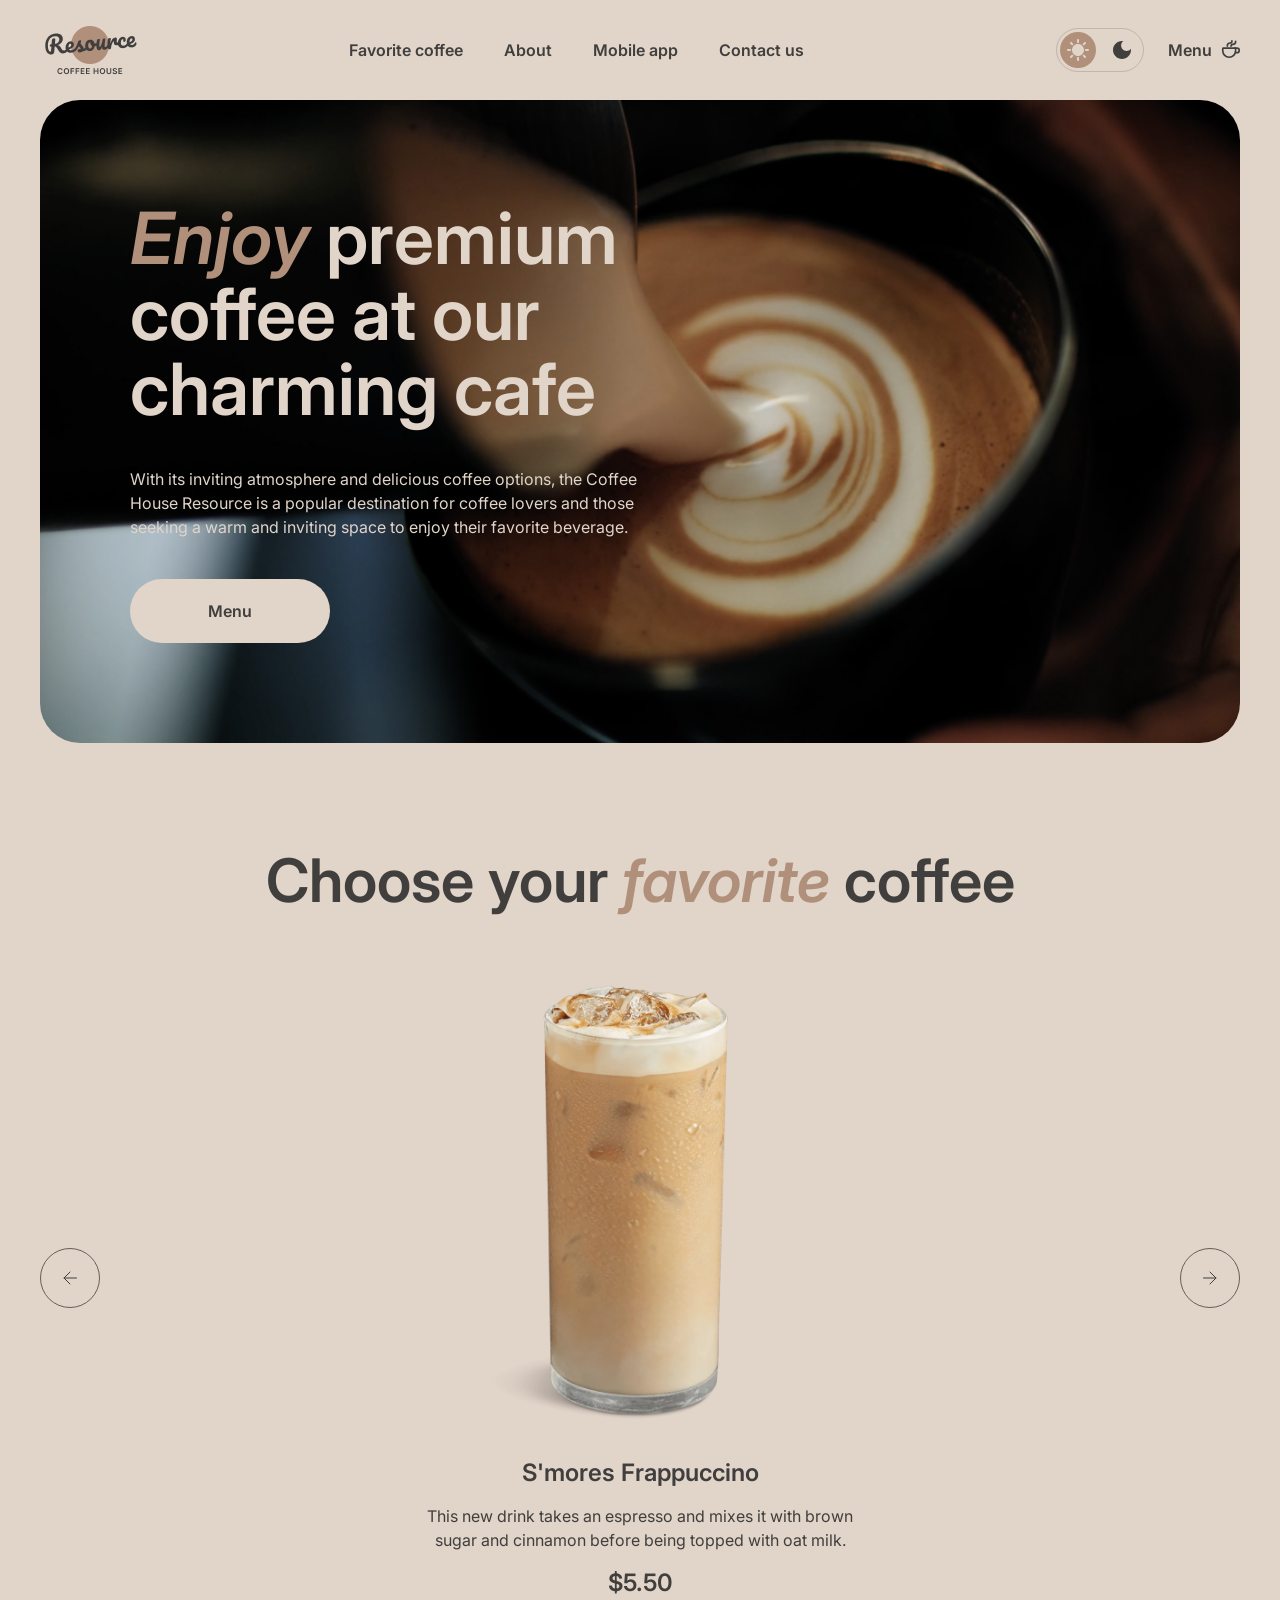
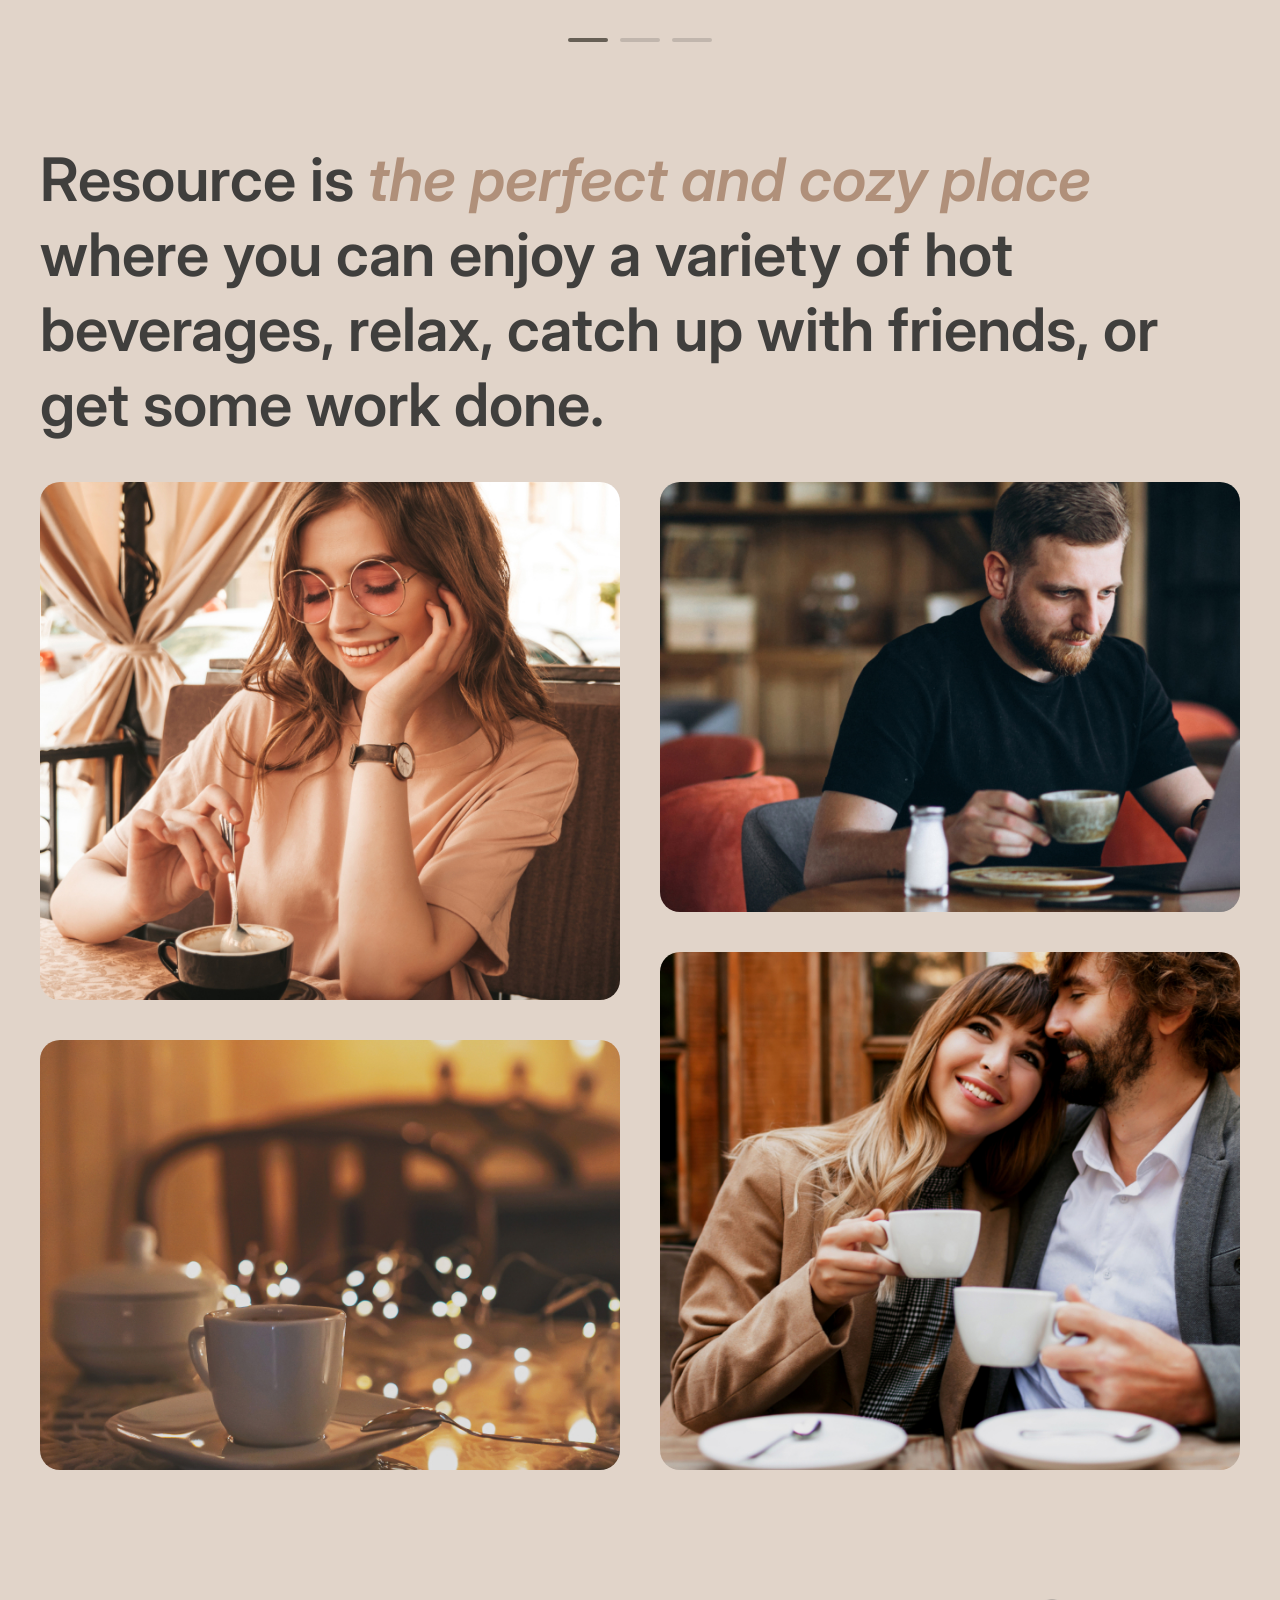
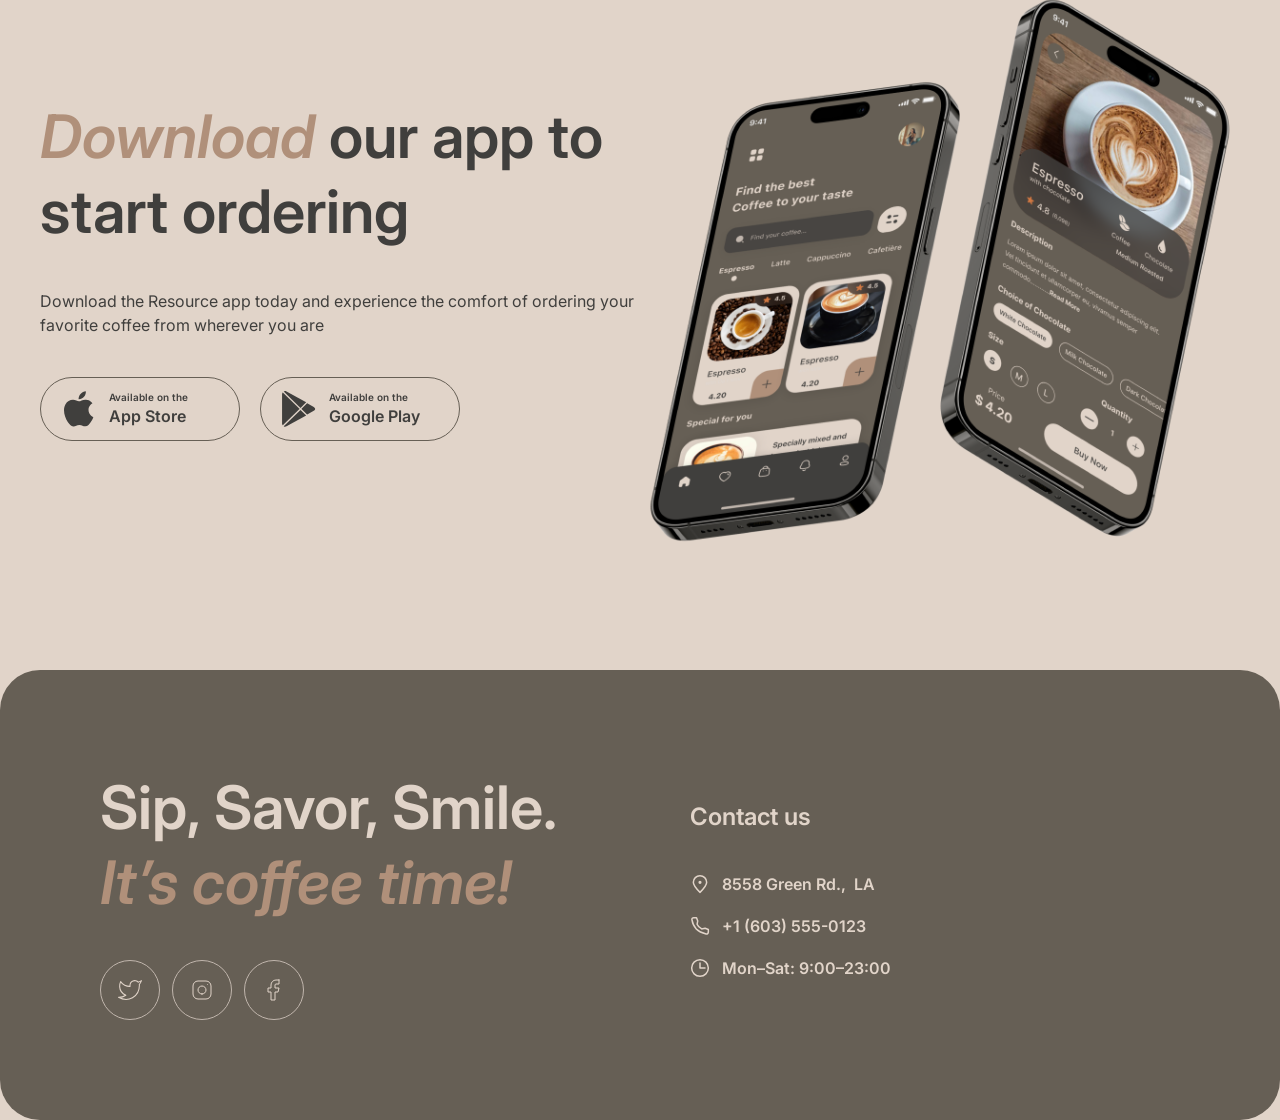
<file: index.html>
<!DOCTYPE html>
<html lang="en">

<head>
    <meta charset="UTF-8">
    <meta name="viewport" content="width=device-width, initial-scale=1.0">
    <link rel="stylesheet" href="./styles.css">
    <link rel="preconnect" href="https://fonts.googleapis.com">
    <link rel="preconnect" href="https://fonts.gstatic.com" crossorigin>
    <link
        href="https://fonts.googleapis.com/css2?family=Inter:ital,opsz,wght@0,14..32,100..900;1,14..32,100..900&display=swap"
        rel="stylesheet">
    <link rel="icon" type="image/x-icon" href="./assets/logo/logo.png">
    <title>Coffee House</title>
</head>

<body>
    <header>
        <a href="./index.html" class="logo-container"></a>
        <nav>
            <ul>
                <li><a href="#favorite">Favorite coffee</a></li>
                <li><a href="#about">About</a></li>
                <li><a href="#mobile_app">Mobile app</a></li>
                <li><a href="#contact">Contact us</a></li>
            </ul>
        </nav>
        <div class="control-container">
            <div class="theme-btn">
                <button class="light"></button>
                <button class="dark"></button>
            </div>
            <div class="menu"><a href="./menu.html">Menu</a></div>
            <div class="burger-btn">
                <span></span>
                <span></span>
            </div>
        </div>
    </header>
    <div id="burger-menu">
        <nav>
            <ul>
                <li><a href="#favorite">Favorite coffee</a></li>
                <li><a href="#about">About</a></li>
                <li><a href="#mobile_app">Mobile app</a></li>
                <li><a href="#contact">Contact us</a></li>
            </ul>
            <div class="menu"><a href="./menu.html">Menu</a></div>
        </nav>

    </div>
    <main>
        <section id="hero">
            <div class="info">
                <h1><span class="accent">Enjoy</span> premium coffee at our charming cafe</h1>
                <p>With its inviting atmosphere and delicious coffee options, the Coffee House Resource is a popular
                    destination for coffee lovers and those seeking a warm and inviting space to enjoy their favorite
                    beverage.</p>
                <a href="./menu.html" class=".btn-coffee"><span>Menu</span></a>
            </div>
        </section>
        <section id="favorite">
            <h2>Choose your <span>favorite</span> coffee</h2>
            <div class="carousel-section">
                <button class="left"></button>
                <div class="carousel-window">
                    <div class="carousel-track"></div>
                </div>
                <button class="right"></button>
            </div>
            <div class="pagination">
                <span class="dot"></span>
                <span class="dot"></span>
                <span class="dot"></span>
            </div>
        </section>
        <section id="about">
            <h2>Resource is <span>the perfect and cozy place</span> where you can enjoy a variety
                of hot
                beverages, relax, catch up with friends, or get some work done.</h2>
            <div class="photo-container">
                <div class="photo p1 t1"></div>
                <div class="photo p2 t2"></div>
                <div class="photo p3 t2"></div>
                <div class="photo p4 t1"></div>
            </div>
        </section>
        <section id="mobile_app">
            <div class="mobile-wrapper">
                <div class="download_info">
                    <h2><span>Download</span> our app to start ordering</h2>
                    <p class="medium">Download the Resource app today and experience the comfort of ordering
                        your favorite coffee
                        from wherever you are</p>
                    <div class="download_app">
                        <button class="button app-store"><span class="text"><span class="caption">Available on
                                    the</span> <span class="action">App Store</span></span></button>
                        <button class="button google-play"><span class="text"><span class="caption">Available on
                                    the</span> <span class="action">Google Play</span></span></button>
                    </div>
                </div>
            </div>
            <div class="phone_photo"><img src="./assets/img/mobile-screens.png" alt="phone"></div>
        </section>
    </main>
    <footer id="contact">
        <div class="social-info">
            <h2>Sip, Savor, Smile. <span class="accent">It’s coffee time!</span></h2>
            <div class="social-icons">
                <div class="social twitter"></div>
                <div class="social instagram"></div>
                <div class="social facebook"></div>
            </div>
        </div>
        <div class="contact">
            <h3>Contact us</h3>
            <div class="contact-info">
                <a href="https://www.google.com/maps/place/Park/@53.8864918,30.3527795,14.5z/data=!4m6!3m5!1s0x46d051f1eafa36c5:0x2353c662f886dcbc!8m2!3d53.8942931!4d30.339052!16s%2Fg%2F11f06lzqp8?entry=ttu"
                    target="_blank">
                    <div class="contact-item address">
                        <p class="link-button">8558 Green Rd., &nbsp;LA</p>
                    </div>
                </a>
                <a href="tel:16035550123">
                    <div class="contact-item phone">
                        <p class="link-button">+1 (603) 555-0123</p>
                    </div>
                </a>
                <div class="contact-item working-hours">
                    <p class="link-button">Mon–Sat: 9:00–23:00</p>
                </div>
            </div>
        </div>
    </footer>
    <script src="./main.js"></script>
    <script src="./carousel.js"></script>
</body>

</html>
</file>
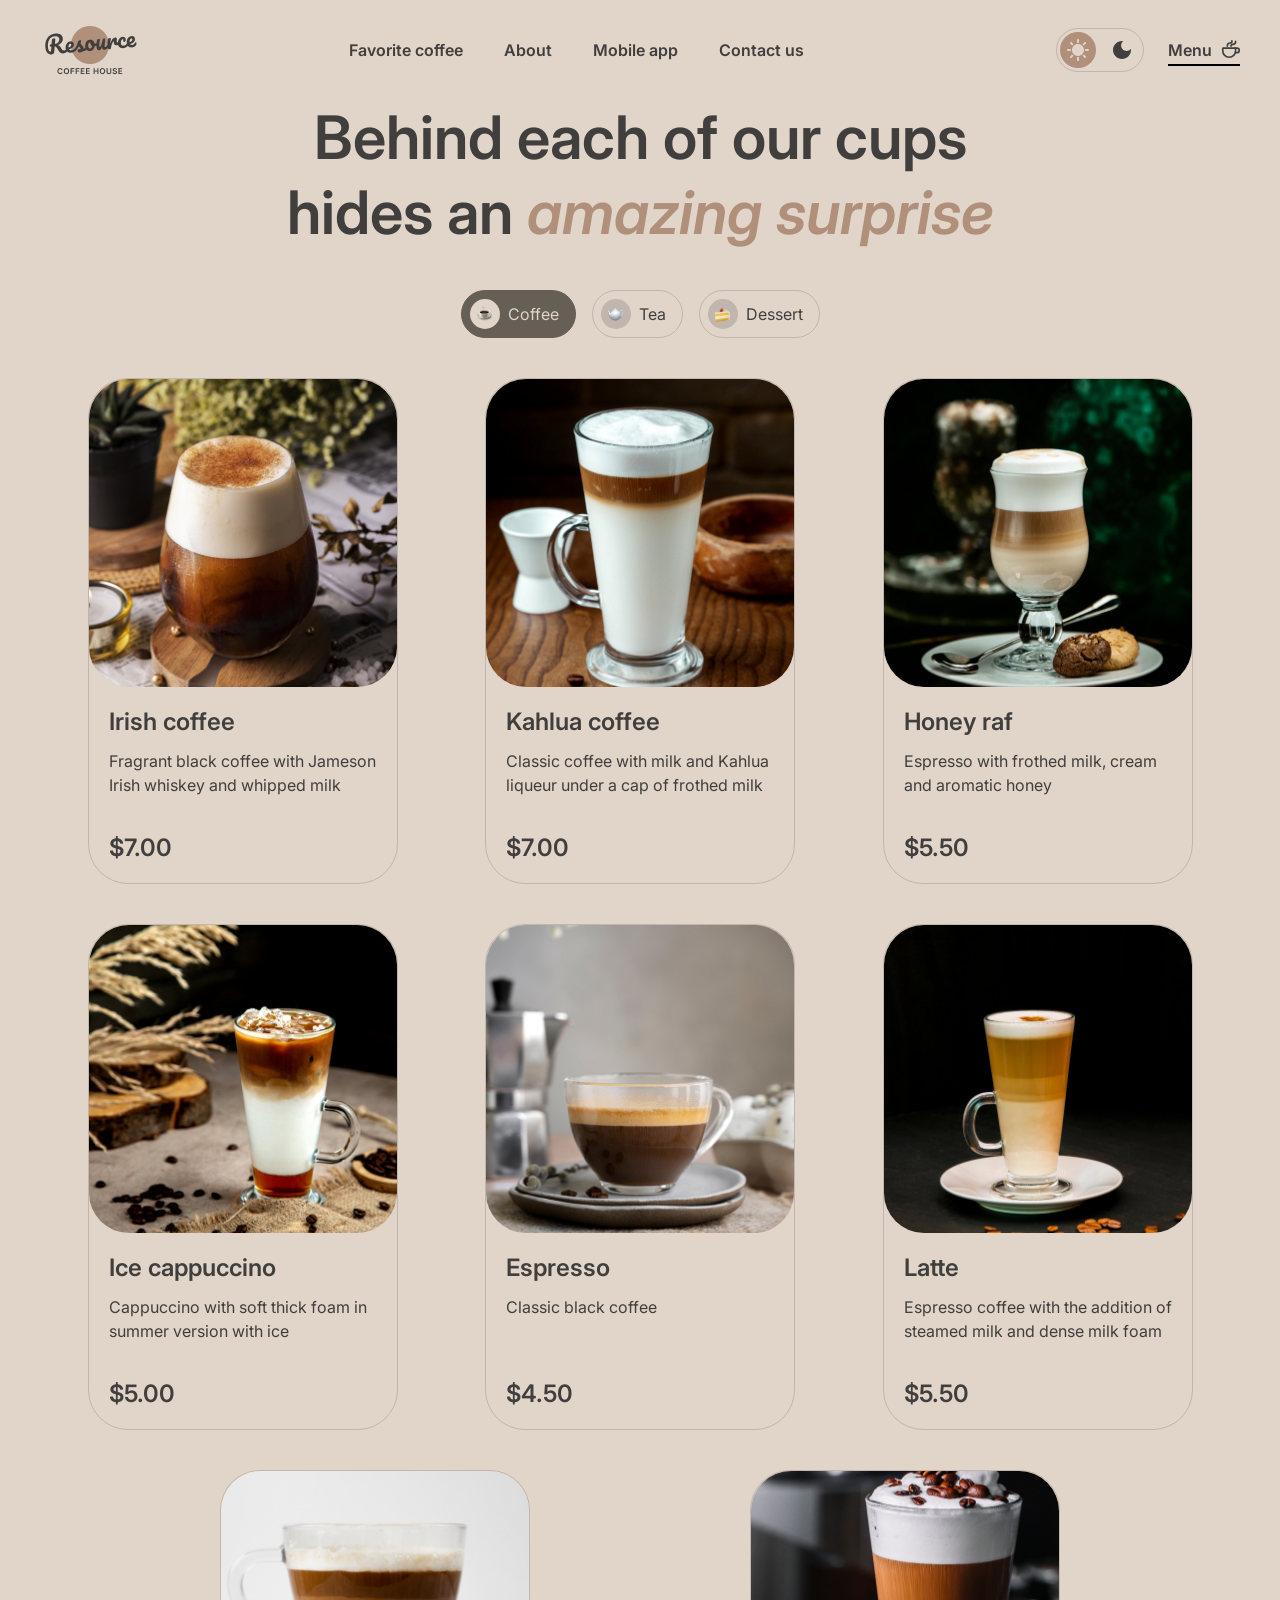
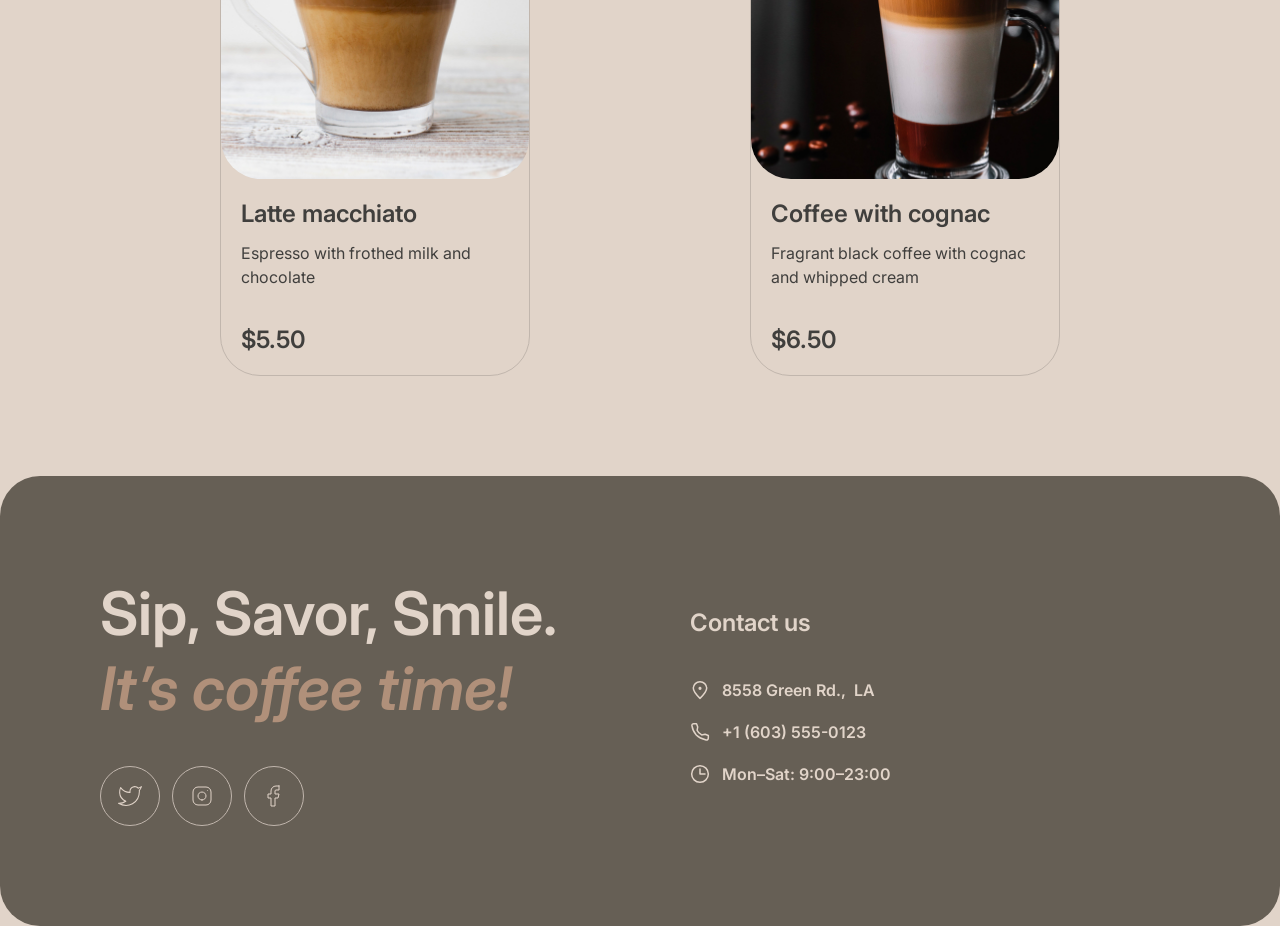
<file: menu.html>
<!DOCTYPE html>
<html lang="en">

<head>
    <meta charset="UTF-8">
    <meta name="viewport" content="width=device-width, initial-scale=1.0">
    <link rel="stylesheet" href="./styles.css">
    <link rel="preconnect" href="https://fonts.googleapis.com">
    <link rel="preconnect" href="https://fonts.gstatic.com" crossorigin>
    <link
        href="https://fonts.googleapis.com/css2?family=Inter:ital,opsz,wght@0,14..32,100..900;1,14..32,100..900&display=swap"
        rel="stylesheet">
    <link rel="icon" type="image/x-icon" href="./assets/logo/logo.png">
    <title>Menu</title>
</head>

<body>
    <header>
        <a href="./index.html" class="logo-container"></a>
        <nav>
            <ul>
                <li><a href="./index.html#favorite">Favorite coffee</a></li>
                <li><a href="./index.html#about">About</a></li>
                <li><a href="./index.html#mobile_app">Mobile app</a></li>
                <li><a href="./index.html#contact">Contact us</a></li>
            </ul>
        </nav>
        <div class="control-container">
            <div class="theme-btn">
                <button class="light"></button>
                <button class="dark"></button>
            </div>
            <div class="menu active"><a href="./menu.html">Menu</a></div>
            <div class="burger-btn">
                <span></span>
                <span></span>
            </div>
        </div>
    </header>
    <div id="burger-menu">
        <nav>
            <ul>
                <li><a href="#favorite">Favorite coffee</a></li>
                <li><a href="#about">About</a></li>
                <li><a href="#mobile_app">Mobile app</a></li>
                <li><a href="#contact">Contact us</a></li>
            </ul>
            <div class="menu"><a href="./menu.html">Menu</a></div>
        </nav>

    </div>
    <main>
        <div id="menu">
            <h1>Behind each of our cups hides an<span> amazing surprise</span></h1>
            <div class="menu-selection">
                <div class="option active" data-category="coffee">
                    <div class="icon icon-coffee active"></div>Coffee
                </div>
                <div class="option" data-category="tea">
                    <div class="icon icon-tea"></div>Tea
                </div>
                <div class="option" data-category="dessert">
                    <div class="icon icon-dessert"></div>Dessert
                </div>
            </div>
            <div class="items">
            </div>
            <div class="refresh-wrapper">
                <div class="refresh-btn"></div>
            </div>
        </div>
    </main>
    <footer id="contact">
        <div class="social-info">
            <h2>Sip, Savor, Smile. <span class="accent">It’s coffee time!</span></h2>
            <div class="social-icons">
                <div class="social twitter"></div>
                <div class="social instagram"></div>
                <div class="social facebook"></div>
            </div>
        </div>
        <div class="contact">
            <h3>Contact us</h3>
            <div class="contact-info">
                <a href="https://www.google.com/maps/place/Park/@53.8864918,30.3527795,14.5z/data=!4m6!3m5!1s0x46d051f1eafa36c5:0x2353c662f886dcbc!8m2!3d53.8942931!4d30.339052!16s%2Fg%2F11f06lzqp8?entry=ttu"
                    target="_blank">
                    <div class="contact-item address">
                        <p class="link-button">8558 Green Rd., &nbsp;LA</p>
                    </div>
                </a>
                <a href="tel:16035550123">
                    <div class="contact-item phone">
                        <p class="link-button">+1 (603) 555-0123</p>
                    </div>
                </a>
                <div class="contact-item working-hours">
                    <p class="link-button">Mon–Sat: 9:00–23:00</p>
                </div>
            </div>
        </div>
    </footer>
    <div class="modal-overlay" id="modal-overlay" hidden>
        <div class="modal" role="dialog" aria-modal="true" aria-labelledby="modal-title">
            <!-- содержимое создаётся JS -->
        </div>
    </div>
    <script src="./main.js"></script>
    <script src="./menu.js"></script>
</body>

</html>
</file>
<file: styles.css>
@charset "UTF-8";
:root {
  --text-primary: #403F3D;
  --text-inverse: #E1D4C9;
  --text-accent: #B0907A;
  --bg-page: #E1D4C9;
  --bg-container: #665F55;
  --bg-overlay: rgba(64, 63, 61, 0.8);
  --bg-modal: #E1D4C9;
  --bg-modal-menu:#403F3D;
  --border-primary: #C1B6AD;
  --border-inverse: #665F55;
  --logo: url('./assets/logo/light.png');
  --btn-light:#B0907A;
  --btn-menu:#E1D4C9;
  --btn-close:#665F55;
}

[data-theme=dark] {
  --text-primary: #E1D4C9;
  --text-inverse: #E1D4C9;
  --text-accent: #B0907A;
  --bg-page: #292826;
  --bg-container: #403F3D;
  --bg-overlay: rgba(41, 40, 38, 0.8);
  --bg-modal: #403F3D;
  --bg-modal-menu:#292826;
  --border-primary: #665F55;
  --border-inverse: #C1B6AD;
  --logo: url('./assets/logo/dark.png');
  --btn-light:#292826;
  --btn-dark:#B0907A;
  --btn-menu:#E1D4C9;
  --btn-close:#292826;
}

a {
  color: inherit;
  text-decoration: none;
  background-color: transparent;
  cursor: pointer;
}
a:visited, a:hover, a:active, a:focus {
  color: inherit;
  text-decoration: none;
}

button,
input[type=button],
input[type=submit],
input[type=reset] {
  background: none;
  border: none;
  padding: 0;
  margin: 0;
  font: inherit;
  color: inherit;
  cursor: pointer;
  text-align: inherit;
  -webkit-appearance: none;
  -moz-appearance: none;
  appearance: none;
}

* {
  box-sizing: border-box;
  margin: 0;
  padding: 0;
}

ul {
  list-style: none;
  margin: 0;
  padding: 0;
}

html {
  scroll-behavior: smooth;
}

body {
  font-family: "Inter", sans-serif;
  display: flex;
  flex-direction: column;
  justify-content: center;
  background-color: var(--bg-page);
  color: var(--text-primary);
}

#burger-menu {
  position: fixed;
  inset: 0;
  width: 100%;
  height: 100vh;
  display: flex;
  flex-direction: column;
  justify-content: center;
  align-items: center;
  background-color: var(--bg-page);
  z-index: 5;
  transform: translateX(100%);
  transition: transform 0.3s ease;
}
#burger-menu.is-open {
  transform: translateX(0);
}
#burger-menu nav {
  display: flex;
  flex-direction: column;
  align-items: center;
  justify-content: center;
  gap: 100px;
  width: 100%;
  max-width: 455px;
}
#burger-menu nav ul {
  display: flex;
  flex-direction: column;
  align-items: center;
  gap: 60px;
  width: 100%;
  margin: 0;
  padding: 0;
}
#burger-menu nav ul li a {
  font-size: 32px;
  font-weight: 600;
  line-height: 125%;
  position: relative;
  color: var(--text-primary);
}
#burger-menu nav ul li a::after {
  content: "";
  position: absolute;
  bottom: 0;
  left: 50%;
  transform: translateX(-50%) scaleX(0);
  width: 100%;
  height: 2px;
  background-color: var(--text-primary);
  transition: transform 0.3s ease;
}
#burger-menu nav ul li a:hover::after {
  transform: translateX(-50%) scaleX(1);
}
#burger-menu nav .menu {
  display: flex;
  align-items: center;
  position: relative;
  width: auto;
  height: auto;
}
#burger-menu nav .menu a {
  font-size: 32px;
  font-weight: 600;
  line-height: 125%;
  position: relative;
  color: var(--text-primary);
  padding-right: 56px;
}
#burger-menu nav .menu a::after {
  content: "";
  position: absolute;
  top: 50%;
  right: 0;
  transform: translateY(-50%);
  display: inline-block;
  width: 40px;
  height: 40px;
  background-color: var(--text-primary);
  -webkit-mask: url(./assets/icons/coffee-cup.svg) center/contain no-repeat;
  mask: url(./assets/icons/coffee-cup.svg) center/contain no-repeat;
}
#burger-menu nav .menu::after {
  content: "";
  position: absolute;
  bottom: -5px;
  left: 0;
  width: 100%;
  height: 2px;
  background-color: var(--text-primary);
  transform: scaleX(0);
  transform-origin: left;
  transition: transform 0.3s ease;
}
#burger-menu nav .menu:hover::after {
  transform: scaleX(1);
}
#burger-menu nav .menu.active::after {
  transform: scaleX(1);
}

header {
  z-index: 10;
  display: flex;
  width: 100%;
  max-width: 1440px;
  margin: 0 auto;
  padding: 20px 40px;
  justify-content: space-between;
}
header .logo-container {
  display: inline-block;
  background-image: var(--logo);
  height: 60px;
  min-width: 100px;
}
header nav {
  display: flex;
  align-items: center;
  max-width: 455px;
  width: 100%;
}
header nav ul {
  width: 100%;
  display: flex;
  justify-content: space-between;
}
header nav ul li a {
  font-size: 16px;
  font-weight: 600;
  line-height: 150%;
  position: relative;
}
header nav ul li a::after {
  content: "";
  position: absolute;
  bottom: 0;
  left: 50%;
  transform: translateX(-50%) scaleX(0);
  width: 100%;
  height: 2px;
  background-color: var(--text-primary);
  transition: transform 0.3s ease;
}
header nav ul li a:hover::after {
  transform: translateX(-50%) scaleX(1);
}
header nav .menu {
  display: flex;
  align-items: center;
  width: 72px;
  height: 22px;
  position: relative;
}
header nav .menu a {
  font-size: 16px;
  font-weight: 600;
  line-height: 150%;
  position: relative;
}
header nav .menu a::after {
  position: absolute;
  right: -30px;
  content: "";
  display: inline-block;
  width: 22px;
  height: 22px;
  background-color: var(--text-primary);
  -webkit-mask: url(./assets/icons/coffee-cup.svg) center/contain no-repeat;
  mask: url(./assets/icons/coffee-cup.svg) center/contain no-repeat;
}
header nav .menu::after {
  content: "";
  position: absolute;
  bottom: -5px;
  left: 50%;
  transform: translateX(-50%) scaleX(0);
  width: 100%;
  height: 2px;
  background-color: black;
  transition: transform 0.3s ease;
}
header nav .menu:hover::after {
  transform: translateX(-50%) scaleX(1);
}
header nav .menu.active::after {
  transform: translateX(-50%) scaleX(1);
}
header .control-container {
  display: flex;
  align-items: center;
  padding-left: 44px;
  gap: 24px;
}
header .control-container .theme-btn {
  border: 1px solid var(--border-primary);
  border-radius: 22px;
  width: 88px;
  height: 44px;
  display: flex;
  justify-content: center;
  align-items: center;
  gap: 8px;
}
header .control-container .theme-btn button {
  width: 36px;
  height: 36px;
  border-radius: 50%;
  display: flex;
  align-items: center;
  justify-content: center;
  padding: 0;
  transition: background-color 0.2s;
}
header .control-container .theme-btn button.light {
  background-color: var(--btn-light);
}
header .control-container .theme-btn button.light::before {
  content: "";
  display: inline-block;
  width: 22px;
  height: 22px;
  background-color: var(--text-inverse);
  -webkit-mask: url(./assets/icons/Sun.svg) center/contain no-repeat;
  mask: url(./assets/icons/Sun.svg) center/contain no-repeat;
}
header .control-container .theme-btn button.dark {
  background-color: var(--btn-dark);
}
header .control-container .theme-btn button.dark::before {
  content: "";
  display: inline-block;
  width: 18px;
  height: 18px;
  background-color: var(--text-primary);
  -webkit-mask: url(./assets/icons/Moon.svg) center/contain no-repeat;
  mask: url(./assets/icons/Moon.svg) center/contain no-repeat;
}
header .control-container .theme-btn button.dark:hover {
  background-color: var(--border-inverse);
}
header .control-container .theme-btn button.dark:hover::before {
  content: "";
  display: inline-block;
  width: 18px;
  height: 18px;
  background-color: var(--text-inverse);
  -webkit-mask: url(./assets/icons/Moon.svg) center/contain no-repeat;
  mask: url(./assets/icons/Moon.svg) center/contain no-repeat;
}
header .control-container .menu {
  display: flex;
  align-items: center;
  width: 72px;
  height: 22px;
  position: relative;
}
header .control-container .menu a {
  font-size: 16px;
  font-weight: 600;
  line-height: 150%;
  position: relative;
}
header .control-container .menu a::after {
  position: absolute;
  right: -30px;
  content: "";
  display: inline-block;
  width: 22px;
  height: 22px;
  background-color: var(--text-primary);
  -webkit-mask: url(./assets/icons/coffee-cup.svg) center/contain no-repeat;
  mask: url(./assets/icons/coffee-cup.svg) center/contain no-repeat;
}
header .control-container .menu::after {
  content: "";
  position: absolute;
  bottom: -5px;
  left: 50%;
  transform: translateX(-50%) scaleX(0);
  width: 100%;
  height: 2px;
  background-color: black;
  transition: transform 0.3s ease;
}
header .control-container .menu:hover::after {
  transform: translateX(-50%) scaleX(1);
}
header .control-container .menu.active::after {
  transform: translateX(-50%) scaleX(1);
}
header .control-container .burger-btn {
  display: none;
  height: 44px;
  width: 44px;
  border-radius: 50%;
  flex-direction: column;
  align-items: center;
  justify-content: center;
  gap: 6px;
  padding: 0;
  border: 1px solid var(--border-inverse);
  background: transparent;
  cursor: pointer;
  width: 44px;
  height: 44px;
  border-radius: 50%;
  transition: border-color 0.2s, background-color 0.2s;
}
header .control-container .burger-btn span {
  display: block;
  width: 20px;
  height: 2px;
  background-color: var(--text-primary);
  border-radius: 1px;
  transition: transform 0.3s ease, opacity 0.3s ease;
}
header .control-container .burger-btn:hover {
  border-color: var(--text-accent);
}
header .control-container .burger-btn:hover span {
  background-color: var(--text-accent);
}
header .control-container .burger-btn.is-open span:nth-child(1) {
  transform: translateY(4px) rotate(45deg);
}
header .control-container .burger-btn.is-open span:nth-child(2) {
  transform: translateY(-4px) rotate(-45deg);
}
@media (max-width: 768px) {
  header nav {
    display: none;
  }
  header .control-container .menu {
    display: none;
  }
  header .control-container .burger-btn {
    display: flex;
  }
}
@media (max-width: 600px) {
  header {
    padding: 20px 16px;
  }
  header .control-container {
    gap: 12px;
  }
}

main {
  max-width: 1440px;
  padding: 0 40px;
  margin: auto;
  width: 100%;
}
@media (max-width: 600px) {
  main {
    padding: 0 16px;
  }
}

#hero {
  max-width: 1440px;
  max-height: 644px;
  width: 100%;
  border-radius: 40px;
  background-image: url(./assets/img/img-hero.jpg);
  background-position: center;
  background-size: cover;
  display: flex;
  align-items: center;
  padding: 100px clamp(60px, 5.95vw + 14.3px, 100px);
}
#hero .info {
  max-width: 530px;
  display: flex;
  flex-direction: column;
  gap: 40px;
}
#hero .info h1 {
  font-size: 72px;
  font-weight: 600;
  line-height: 105%;
  color: var(--text-inverse);
}
#hero .info h1 span {
  font-size: 72px;
  font-weight: 600;
  line-height: 105%;
  font-style: italic;
  color: var(--text-accent);
}
#hero .info p {
  font-size: 16px;
  font-weight: 400;
  line-height: 150%;
  color: var(--text-inverse);
}
#hero .info a {
  font-size: 16px;
  font-weight: 600;
  line-height: 150%;
  width: 200px;
  height: 64px;
  display: inline-flex;
  align-items: center;
  justify-content: center;
  padding: 20px 78px;
  border-radius: 100px;
  background-color: var(--bg-page);
  color: var(--text-primary);
  position: relative;
  overflow: hidden;
}
#hero .info a span {
  display: inline-block;
  transition: transform 0.3s ease;
}
#hero .info a::after {
  content: "";
  display: inline-block;
  width: 22px;
  height: 22px;
  background-color: var(--text-primary);
  -webkit-mask: url(./assets/icons/coffee-cup.svg) center/contain no-repeat;
  mask: url(./assets/icons/coffee-cup.svg) center/contain no-repeat;
  position: absolute;
  top: 50%;
  right: 60px;
  transform: translateY(-50%) translateX(-10px);
  opacity: 0;
  transition: opacity 0.3s ease, transform 0.3s ease;
  pointer-events: none;
}
#hero .info a:hover span {
  transform: translateX(-14px);
}
#hero .info a:hover::after {
  opacity: 1;
  transform: translateY(-50%) translateX(0);
}
#hero .info .control-container {
  gap: 12px;
}
@media (max-width: 767.98px) {
  #hero .info {
    margin: 0;
    padding: 0 16px;
  }
  #hero .info h1 {
    font-size: 42px;
    font-weight: 600;
    line-height: 115%;
  }
  #hero .info h1 span {
    font-size: 42px;
    font-weight: 600;
    line-height: 115%;
    font-style: italic;
  }
  #hero .info a span {
    transform: translateX(-14px);
  }
  #hero .info a::after {
    opacity: 1;
    transform: translateY(-50%) translateX(0);
  }
}
@media (max-width: 600px) {
  #hero {
    padding: 60px 16px;
  }
  #hero .info h1 {
    font-size: 42px;
    font-weight: 600;
    line-height: 115%;
  }
  #hero .info h1 span {
    font-size: 42px;
    font-weight: 600;
    line-height: 115%;
    font-style: italic;
  }
}

#favorite {
  padding: 100px 0;
  display: flex;
  flex-direction: column;
  align-items: center;
}
#favorite h2 {
  text-align: center;
  font-size: 60px;
  font-weight: 600;
  line-height: 125%;
  color: var(--text-primary);
  padding-bottom: 40px;
}
#favorite h2 span {
  font-size: 60px;
  font-weight: 600;
  line-height: 125%;
  font-style: italic;
  color: var(--text-accent);
}
#favorite .carousel-section {
  display: flex;
  align-items: center;
  justify-content: space-between;
  width: 100%;
}
#favorite .carousel-section button {
  border-radius: 50%;
  height: 60px;
  min-width: 60px;
  border: 1px solid var(--border-inverse);
  background: transparent;
  display: flex;
  align-items: center;
  justify-content: center;
  cursor: pointer;
  transition: border-color 0.2s, background-color 0.2s;
}
#favorite .carousel-section button.left::before {
  content: "";
  display: inline-block;
  width: 24px;
  height: 24px;
  background-color: var(--text-primary);
  -webkit-mask: url(./assets/icons/arrow-left.svg) center/contain no-repeat;
  mask: url(./assets/icons/arrow-left.svg) center/contain no-repeat;
}
#favorite .carousel-section button.right::before {
  content: "";
  display: inline-block;
  width: 24px;
  height: 24px;
  background-color: var(--text-primary);
  -webkit-mask: url(./assets/icons/arrow-left.svg) center/contain no-repeat;
  mask: url(./assets/icons/arrow-left.svg) center/contain no-repeat;
  transform: rotate(180deg);
}
#favorite .carousel-section button:hover {
  background-color: var(--bg-container);
  border-color: var(--bg-container);
}
#favorite .carousel-section button:hover::before {
  background-color: var(--text-inverse);
}
@media (max-width: 600px) {
  #favorite .carousel-section button {
    display: none;
  }
}
#favorite .carousel-section .carousel-window {
  display: flex;
  width: 100%;
  max-width: 480px;
  overflow: hidden;
  transition: transform 0.4s ease;
}
@media (max-width: 600px) {
  #favorite .carousel-section .carousel-window {
    max-width: initial;
    touch-action: pan-y;
    -webkit-user-select: none;
       -moz-user-select: none;
            user-select: none;
    overscroll-behavior-x: none;
  }
}
#favorite .carousel-section .carousel-track {
  display: flex;
  width: 100%;
  transition: transform 0.4s ease;
}
#favorite .carousel-section .carousel {
  flex: 0 0 100%;
  text-align: center;
  max-width: 480px;
  display: flex;
  flex-direction: column;
  align-items: center;
}
#favorite .carousel-section .carousel img {
  display: block;
  width: 100%;
  max-width: 480px;
  height: auto;
  flex: 1 1 auto;
  min-width: 0;
}
#favorite .carousel-section .carousel h3 {
  font-size: 24px;
  font-weight: 600;
  line-height: 125%;
  color: var(--text-primary);
  padding-top: 20px;
}
#favorite .carousel-section .carousel h3.price {
  padding-top: 0px;
}
#favorite .carousel-section .carousel p {
  font-size: 16px;
  font-weight: 400;
  line-height: 150%;
  color: var(--text-primary);
  padding: 16px 0;
  max-width: 470px;
}
#favorite .pagination {
  display: flex;
  justify-content: center;
  align-items: center;
  gap: 12px;
  margin-top: 40px;
}
#favorite .pagination .dot {
  display: block;
  min-width: 40px;
  height: 4px;
  border-radius: 100px;
  background-color: var(--border-primary);
  transition: background-color 0.3s ease, width 0.3s ease;
}
#favorite .pagination .dot.is-active {
  background-color: var(--border-inverse);
}
@media (max-width: 767.98px) {
  #favorite h2 {
    font-size: 32px;
    font-weight: 600;
    line-height: 125%;
  }
  #favorite h2 span {
    font-size: 32px;
    font-weight: 600;
    line-height: 125%;
    font-style: italic;
  }
}
@media (max-width: 600px) {
  #favorite h1 {
    font-size: 32px;
    font-weight: 600;
    line-height: 125%;
  }
  #favorite h1 span {
    font-size: 32px;
    font-weight: 600;
    line-height: 125%;
    font-style: italic;
  }
}

#about h2 {
  font-size: 60px;
  font-weight: 600;
  line-height: 125%;
  color: var(--text-primary);
}
#about h2 span {
  font-size: 60px;
  font-weight: 600;
  line-height: 125%;
  font-style: italic;
  color: var(--text-accent);
}
#about h2 {
  padding-bottom: 40px;
}
#about .photo-container {
  display: flex;
  flex-direction: column;
  flex-wrap: wrap;
  max-height: 1060px;
  -moz-column-gap: 40px;
       column-gap: 40px;
  row-gap: 40px;
}
#about .photo-container .photo {
  width: calc((100% - 40px) / 2);
  border-radius: 20px;
  background-position: center;
  background-size: 110%;
  transition: background-size 0.5s linear;
}
#about .photo-container .photo:hover {
  background-size: 100%;
}
#about .photo-container .t1 {
  aspect-ratio: 660/590;
}
#about .photo-container .t2 {
  height: 430px;
}
#about .photo-container .p1 {
  background-image: url(./assets/img/about-1.jpg);
}
#about .photo-container .p2 {
  background-image: url(./assets/img/about-2.jpg);
}
#about .photo-container .p3 {
  background-image: url(./assets/img/about-3.jpg);
}
#about .photo-container .p4 {
  background-image: url(./assets/img/about-4.jpg);
}
@media (max-width: 1000px) {
  #about .photo-container {
    flex-wrap: nowrap;
  }
  #about .photo-container .photo {
    background-size: 105%;
    width: 100%;
  }
  #about .photo-container {
    height: 100%;
    max-height: none;
    align-items: center;
  }
  #about .photo-container .p2,
  #about .photo-container .p3 {
    display: none;
  }
  #about .photo-container .t1 {
    aspect-ratio: 688/590;
  }
}
@media (max-width: 600px) {
  #about h2 {
    font-size: 32px;
    font-weight: 600;
    line-height: 125%;
  }
  #about h2 span {
    font-size: 32px;
    font-weight: 600;
    line-height: 125%;
    font-style: italic;
  }
}

#mobile_app {
  padding: 100px 0;
  display: flex;
  justify-content: space-between;
}
#mobile_app .mobile-wrapper {
  display: flex;
  align-items: center;
}
#mobile_app .mobile-wrapper .download_info {
  max-width: 630px;
  display: flex;
  flex-direction: column;
  gap: 40px;
}
#mobile_app .mobile-wrapper .download_info h2 {
  max-width: 600px;
  font-size: 60px;
  font-weight: 600;
  line-height: 125%;
  color: var(--text-primary);
}
#mobile_app .mobile-wrapper .download_info h2 span {
  font-size: 60px;
  font-weight: 600;
  line-height: 125%;
  font-style: italic;
  color: var(--text-accent);
}
#mobile_app .mobile-wrapper .download_info p {
  font-size: 16px;
  font-weight: 400;
  line-height: 150%;
  color: var(--text-primary);
}
#mobile_app .mobile-wrapper .download_info .download_app {
  display: flex;
  gap: 20px;
}
#mobile_app .mobile-wrapper .download_info .download_app .button {
  display: flex;
  align-items: center;
  justify-content: left;
  gap: 12px;
  width: 200px;
  height: 64px;
  padding: 12px 20px;
  border: 1px solid var(--border-inverse);
  border-radius: 100px;
  background-color: transparent;
  color: var(--text-primary);
  cursor: pointer;
  transition: border-color 0.3s ease, background-color 0.3s ease, color 0.3s ease;
}
#mobile_app .mobile-wrapper .download_info .download_app .button:hover {
  background-color: var(--bg-container);
  color: var(--text-inverse);
  border-color: transparent;
}
#mobile_app .mobile-wrapper .download_info .download_app .button:hover::before {
  background-color: var(--text-inverse);
}
#mobile_app .mobile-wrapper .download_info .download_app .button.app-store::before {
  content: "";
  display: inline-block;
  width: 36px;
  height: 36px;
  background-color: var(--text-primary);
  -webkit-mask: url(./assets/icons/apple.svg) center/contain no-repeat;
  mask: url(./assets/icons/apple.svg) center/contain no-repeat;
  flex-shrink: 0;
  transition: background-color 0.3s ease;
}
#mobile_app .mobile-wrapper .download_info .download_app .button.app-store:hover::before {
  content: "";
  display: inline-block;
  width: 36px;
  height: 36px;
  background-color: var(--text-inverse);
  -webkit-mask: url(./assets/icons/apple.svg) center/contain no-repeat;
  mask: url(./assets/icons/apple.svg) center/contain no-repeat;
  flex-shrink: 0;
  transition: background-color 0.3s ease;
}
#mobile_app .mobile-wrapper .download_info .download_app .button.google-play::before {
  content: "";
  display: inline-block;
  width: 36px;
  height: 36px;
  background-color: var(--text-primary);
  -webkit-mask: url(./assets/icons/android.svg) center/contain no-repeat;
  mask: url(./assets/icons/android.svg) center/contain no-repeat;
  flex-shrink: 0;
  transition: background-color 0.3s ease;
}
#mobile_app .mobile-wrapper .download_info .download_app .button.google-play:hover::before {
  content: "";
  display: inline-block;
  width: 36px;
  height: 36px;
  background-color: var(--text-inverse);
  -webkit-mask: url(./assets/icons/android.svg) center/contain no-repeat;
  mask: url(./assets/icons/android.svg) center/contain no-repeat;
  flex-shrink: 0;
  transition: background-color 0.3s ease;
}
#mobile_app .mobile-wrapper .download_info .download_app .button .text {
  display: flex;
  flex-direction: column;
}
#mobile_app .mobile-wrapper .download_info .download_app .button .text .caption {
  font-size: 10px;
  font-weight: 600;
  line-height: 140%;
}
#mobile_app .mobile-wrapper .download_info .download_app .button .text .action {
  font-size: 16px;
  font-weight: 600;
  line-height: 150%;
}
#mobile_app .phone_photo {
  display: flex;
  align-items: center;
}
#mobile_app .phone_photo img {
  max-width: 100%;
}
@media (max-width: 1000px) {
  #mobile_app {
    flex-direction: column;
  }
  #mobile_app .phone_photo {
    padding-top: 100px;
    align-self: center;
  }
}
@media (max-width: 600px) {
  #mobile_app .mobile-wrapper .download_info h2 {
    font-size: 32px;
    font-weight: 600;
    line-height: 125%;
  }
  #mobile_app .mobile-wrapper .download_info h2 span {
    font-size: 32px;
    font-weight: 600;
    line-height: 125%;
    font-style: italic;
  }
  #mobile_app .mobile-wrapper .download_info .download_app {
    flex-direction: column;
  }
}

footer {
  max-width: 1360px;
  margin: auto;
  display: flex;
  border-radius: 40px;
  padding: 100px;
  gap: 100px;
  background-color: var(--bg-container);
  color: var(--text-inverse);
}
footer .social-info {
  flex: 1;
}
footer .social-info h2 {
  font-size: 60px;
  font-weight: 600;
  line-height: 125%;
  color: var(--text-inverse);
}
footer .social-info h2 span {
  font-size: 60px;
  font-weight: 600;
  line-height: 125%;
  font-style: italic;
  color: var(--text-accent);
}
footer .social-info .social-icons {
  margin-top: 40px;
  display: flex;
  gap: 12px;
}
footer .social-info .social-icons .social {
  display: flex;
  align-items: center;
  justify-content: center;
  width: 60px;
  height: 60px;
  border: 1px solid var(--border-primary);
  border-radius: 50%;
  cursor: pointer;
  background-color: transparent;
  transition: border-color 0.3s ease, background-color 0.3s ease;
}
footer .social-info .social-icons .social::before {
  content: "";
  flex-shrink: 0;
}
footer .social-info .social-icons .social.twitter::before {
  display: inline-block;
  width: 24px;
  height: 24px;
  background-color: var(--text-inverse);
  -webkit-mask: url(./assets/icons/twitter.svg) center/contain no-repeat;
  mask: url(./assets/icons/twitter.svg) center/contain no-repeat;
}
footer .social-info .social-icons .social.instagram::before {
  display: inline-block;
  width: 24px;
  height: 24px;
  background-color: var(--text-inverse);
  -webkit-mask: url(./assets/icons/instagram.svg) center/contain no-repeat;
  mask: url(./assets/icons/instagram.svg) center/contain no-repeat;
}
footer .social-info .social-icons .social.facebook::before {
  display: inline-block;
  width: 24px;
  height: 24px;
  background-color: var(--text-inverse);
  -webkit-mask: url(./assets/icons/facebook.svg) center/contain no-repeat;
  mask: url(./assets/icons/facebook.svg) center/contain no-repeat;
}
footer .social-info .social-icons .social:hover {
  background-color: var(--bg-page);
  border-color: transparent;
}
footer .social-info .social-icons .social:hover.twitter::before, footer .social-info .social-icons .social:hover.instagram::before, footer .social-info .social-icons .social:hover.facebook::before {
  background-color: var(--text-primary);
}
footer .contact {
  flex: 1;
  margin-top: 32px;
}
footer .contact h3 {
  font-size: 24px;
  font-weight: 600;
  line-height: 125%;
  color: var(--text-inverse);
}
footer .contact .contact-info {
  margin-top: 40px;
  display: inline-flex;
  flex-direction: column;
  gap: 14px;
  font-size: 16px;
  font-weight: 600;
  line-height: 150%;
  color: var(--text-inverse);
}
footer .contact .contact-info a {
  background: inherit;
  color: inherit;
  cursor: default;
}
footer .contact .contact-info .contact-item {
  display: inline-flex;
  align-items: center;
  gap: 12px;
  padding-left: 0;
  cursor: pointer;
  position: relative;
}
footer .contact .contact-info .contact-item::before {
  content: "";
  flex-shrink: 0;
  background-color: var(--text-primary);
  transition: background-color 0.3s ease;
}
footer .contact .contact-info .contact-item::after {
  content: "";
  position: absolute;
  bottom: -5px;
  left: 50%;
  transform: translateX(-50%) scaleX(0);
  width: 100%;
  height: 2px;
  background-color: var(--text-inverse);
  transition: transform 0.3s ease;
}
footer .contact .contact-info .contact-item:hover::after {
  transform: translateX(-50%) scaleX(1);
}
footer .contact .contact-info .address::before {
  display: inline-block;
  width: 20px;
  height: 20px;
  background-color: var(--text-inverse);
  -webkit-mask: url(./assets/icons/address.svg) center/contain no-repeat;
  mask: url(./assets/icons/address.svg) center/contain no-repeat;
}
footer .contact .contact-info .phone::before {
  display: inline-block;
  width: 20px;
  height: 20px;
  background-color: var(--text-inverse);
  -webkit-mask: url(./assets/icons/phone.svg) center/contain no-repeat;
  mask: url(./assets/icons/phone.svg) center/contain no-repeat;
}
footer .contact .contact-info .working-hours::before {
  display: inline-block;
  width: 20px;
  height: 20px;
  background-color: var(--text-inverse);
  -webkit-mask: url(./assets/icons/clock.svg) center/contain no-repeat;
  mask: url(./assets/icons/clock.svg) center/contain no-repeat;
}
@media (max-width: 1000px) {
  footer {
    flex-direction: column;
  }
  footer .contact {
    margin-top: 0px;
  }
}
@media (max-width: 600px) {
  footer {
    padding: 60px 16px;
  }
  footer .social-info h2 {
    font-size: 32px;
    font-weight: 600;
    line-height: 125%;
  }
  footer .social-info h2 span {
    font-size: 32px;
    font-weight: 600;
    line-height: 125%;
    font-style: italic;
  }
}

#menu {
  display: flex;
  flex-direction: column;
  align-items: center;
}
#menu h1 {
  font-size: 60px;
  font-weight: 600;
  line-height: 125%;
  color: var(--text-primary);
}
#menu h1 span {
  font-size: 60px;
  font-weight: 600;
  line-height: 125%;
  font-style: italic;
  color: var(--text-accent);
}
#menu h1 {
  text-align: center;
  max-width: 800px;
}
#menu .menu-selection {
  margin: 40px 0;
  display: flex;
  gap: 16px;
  justify-content: center;
  color: var(--text-primary);
}
#menu .menu-selection .option {
  text-align: right;
  padding: 8px 16px 8px 8px;
  border: 1px solid var(--border-primary);
  border-radius: 100px;
  display: flex;
  align-items: center;
  gap: 8px;
  cursor: pointer;
  transition: background-color 0.3s ease, color 0.3s ease, border-color 0.3s ease;
}
#menu .menu-selection .option.active {
  background-color: var(--bg-container);
  border: 1px solid var(--bg-container);
  color: var(--btn-menu);
}
#menu .menu-selection .option:hover {
  background-color: var(--bg-container);
  color: var(--btn-menu);
}
#menu .menu-selection .option:hover .icon {
  background-color: var(--bg-page);
}
#menu .menu-selection .option .icon {
  width: 30px;
  height: 30px;
  border-radius: 50%;
  background-position: center;
  background-repeat: no-repeat;
  background-color: var(--border-primary);
}
#menu .menu-selection .option .icon.active {
  background-color: var(--bg-page);
}
#menu .menu-selection .option .icon-coffee {
  background-image: url(./assets/icons/coffee.png);
}
#menu .menu-selection .option .icon-tea {
  background-image: url(./assets/icons/tea.png);
}
#menu .menu-selection .option .icon-dessert {
  background-image: url(./assets/icons/dessert.png);
}
#menu .items {
  max-width: 1360px;
  display: flex;
  flex-wrap: wrap;
  justify-content: space-evenly;
  row-gap: 40px;
  -moz-column-gap: 40px;
       column-gap: 40px;
  margin-bottom: 100px;
}
#menu .items .item-card {
  width: 310px;
  height: 506px;
  border: 1px solid var(--border-primary);
  border-radius: 40px;
  cursor: pointer;
}
#menu .items .item-card .item-image {
  width: 308px;
  height: 308px;
  border-radius: 40px;
  background-position: center;
  background-size: 110%;
  transition: background-size 0.5s linear;
}
#menu .items .item-card .item-description {
  height: 196px;
  padding: 20px;
  display: flex;
  flex-direction: column;
}
#menu .items .item-card .item-description h3 {
  font-size: 24px;
  font-weight: 600;
  line-height: 125%;
  color: var(--text-primary);
}
#menu .items .item-card .item-description h2 {
  font-size: 24px;
  font-weight: 600;
  line-height: 125%;
  color: var(--text-primary);
}
#menu .items .item-card .item-description p {
  padding-top: 12px;
  flex-grow: 1;
  font-size: 16px;
  font-weight: 400;
  line-height: 150%;
  color: var(--text-primary);
}
#menu .items .item-card:hover .item-image {
  background-size: 100%;
}
#menu .items .coffee1 {
  background-image: url(./assets/img/coffee_item_1.jpg);
}
#menu .items .coffee2 {
  background-image: url(./assets/img/coffee_item_2.jpg);
}
#menu .items .coffee3 {
  background-image: url(./assets/img/coffee_item_3.jpg);
}
#menu .items .coffee4 {
  background-image: url(./assets/img/coffee_item_4.jpg);
}
#menu .items .coffee5 {
  background-image: url(./assets/img/coffee_item_5.jpg);
}
#menu .items .coffee6 {
  background-image: url(./assets/img/coffee_item_6.jpg);
}
#menu .items .coffee7 {
  background-image: url(./assets/img/coffee_item_7.jpg);
}
#menu .items .coffee8 {
  background-image: url(./assets/img/coffee_item_8.jpg);
}
#menu .refresh-btn {
  display: none;
  align-items: center;
  justify-content: center;
  padding: 0;
  border: none;
  background-color: transparent;
  cursor: pointer;
}
#menu .refresh-btn::before {
  content: "";
  display: inline-block;
  width: 60px;
  height: 60px;
  background-color: var(--border-inverse);
  -webkit-mask: url(./assets/icons/refresh.svg) center/contain no-repeat;
  mask: url(./assets/icons/refresh.svg) center/contain no-repeat;
  transition: background-color 0.3s ease;
}
#menu .refresh-btn:hover::before {
  background-color: var(--text-accent);
}
#menu .refresh-btn:focus-visible {
  outline: 2px solid var(--text-accent);
  outline-offset: 2px;
}
@media (max-width: 1000px) {
  #menu .refresh-btn {
    display: inline-flex;
    padding-bottom: 100px;
  }
}
@media (max-width: 600px) {
  #menu h1 {
    font-size: 32px;
    font-weight: 600;
    line-height: 125%;
  }
  #menu h1 span {
    font-size: 32px;
    font-weight: 600;
    line-height: 125%;
    font-style: italic;
  }
}

.modal-overlay {
  position: fixed;
  inset: 0;
  background: var(--bg-overlay);
  backdrop-filter: blur(4px);
  display: flex;
  align-items: center;
  justify-content: center;
  z-index: 1000;
  padding: 20px;
}
.modal-overlay[hidden] {
  display: none;
}

.modal-overlay {
  position: fixed;
  inset: 0;
  background: rgba(64, 63, 61, 0.596);
  backdrop-filter: blur(4px);
  display: flex;
  align-items: center;
  justify-content: center;
  z-index: 100;
}
.modal-overlay .modal {
  background: var(--bg-modal);
  border-radius: 40px;
  padding: 16px;
  max-width: 800px;
  width: 100%;
  display: flex;
  align-items: flex-start;
  justify-content: space-between;
  gap: 20px;
  position: relative;
}
.modal-overlay .modal .modal-image {
  flex-shrink: 0;
  max-width: 310px;
  width: 100%;
  aspect-ratio: 1/1;
  border-radius: 40px;
  background-position: center;
  background-size: cover;
  background-repeat: no-repeat;
}
@media (max-width: 768px) {
  .modal-overlay .modal .modal-image {
    display: none;
  }
}
.modal-overlay .modal .modal-info {
  display: flex;
  flex-direction: column;
  gap: 20px;
  width: 100%;
}
.modal-overlay .modal .modal-info h2 {
  font-size: 24px;
  font-weight: 600;
  line-height: 125%;
  color: var(--text-primary);
  margin: 0;
}
.modal-overlay .modal .modal-info .modal-desc {
  font-size: 16px;
  font-weight: 400;
  line-height: 150%;
  color: var(--text-primary);
  margin: 0;
}
.modal-overlay .modal .modal-info .modal-label {
  font-size: 16px;
  font-weight: 400;
  line-height: 150%;
  color: var(--text-primary);
  margin: 0;
  font-weight: 400;
}
.modal-overlay .modal .modal-info .modal-sizes {
  display: flex;
  gap: 8px;
  flex-wrap: wrap;
}
.modal-overlay .modal .modal-info .modal-sizes .modal-size {
  display: flex;
  align-items: center;
  gap: 8px;
  padding: 8px 16px 8px 8px;
  border: 1px solid var(--border-primary);
  border-radius: 100px;
  background: transparent;
  color: var(--text-primary);
  cursor: pointer;
  transition: background-color 0.2s, color 0.2s, border-color 0.2s;
  flex-wrap: wrap;
}
.modal-overlay .modal .modal-info .modal-sizes .modal-size .size-letter {
  display: flex;
  align-items: center;
  justify-content: center;
  width: 30px;
  height: 30px;
  border-radius: 50%;
  background: var(--border-primary);
  font-weight: 600;
  font-size: 14px;
  transition: background-color 0.2s, color 0.2s;
}
.modal-overlay .modal .modal-info .modal-sizes .modal-size.active {
  background: var(--bg-modal-menu);
  color: var(--text-inverse);
  border-color: transparent;
}
.modal-overlay .modal .modal-info .modal-sizes .modal-size.active .size-letter {
  background: var(--bg-page);
  color: var(--text-primary);
}
.modal-overlay .modal .modal-info .modal-additives {
  display: flex;
  gap: 8px;
  flex-wrap: wrap;
}
.modal-overlay .modal .modal-info .modal-additives .modal-additive {
  display: flex;
  align-items: center;
  gap: 8px;
  padding: 8px 16px 8px 8px;
  border: 1px solid var(--border-primary);
  border-radius: 100px;
  background: transparent;
  color: var(--text-primary);
  cursor: pointer;
  transition: background-color 0.2s, color 0.2s, border-color 0.2s;
}
.modal-overlay .modal .modal-info .modal-additives .modal-additive .additive-num {
  display: flex;
  align-items: center;
  justify-content: center;
  width: 30px;
  height: 30px;
  border-radius: 50%;
  background: var(--border-primary);
  font-weight: 600;
  font-size: 14px;
  transition: background-color 0.2s, color 0.2s;
}
.modal-overlay .modal .modal-info .modal-additives .modal-additive.active {
  background: var(--bg-modal-menu);
  color: var(--text-inverse);
  border-color: transparent;
}
.modal-overlay .modal .modal-info .modal-additives .modal-additive.active .additive-num {
  background: var(--bg-modal);
  color: var(--text-primary);
}
.modal-overlay .modal .modal-info .modal-total {
  display: flex;
  justify-content: space-between;
  align-items: baseline;
  margin-top: auto;
}
.modal-overlay .modal .modal-info .modal-total span:first-child {
  font-size: 24px;
  font-weight: 600;
  line-height: 125%;
  color: var(--text-primary);
}
.modal-overlay .modal .modal-info .modal-total .modal-price {
  font-size: 24px;
  font-weight: 600;
  line-height: 125%;
  color: var(--text-primary);
}
.modal-overlay .modal .modal-info .modal-note {
  font-size: 10px;
  font-weight: 600;
  line-height: 140%;
  color: var(--text-primary);
  opacity: 0.7;
  margin: 0;
  padding: 12px 0 12px 24px;
  position: relative;
  border-top: 1px solid var(--border-primary);
}
.modal-overlay .modal .modal-info .modal-note::before {
  content: "ⓘ";
  position: absolute;
  left: 0;
  top: 12px;
  font-size: 16px;
  opacity: 1;
}
.modal-overlay .modal .modal-info .modal-close {
  font-size: 16px;
  font-weight: 600;
  line-height: 150%;
  padding: 12px 20px;
  border: 1px solid var(--border-primary);
  border-radius: 100px;
  background: transparent;
  color: var(--text-primary);
  cursor: pointer;
  transition: background-color 0.2s, color 0.2s, border-color 0.2s;
}
.modal-overlay .modal .modal-info .modal-close:hover {
  background: var(--btn-close);
  color: var(--text-accent);
  border-color: transparent;
}/*# sourceMappingURL=styles.css.map */
</file>
